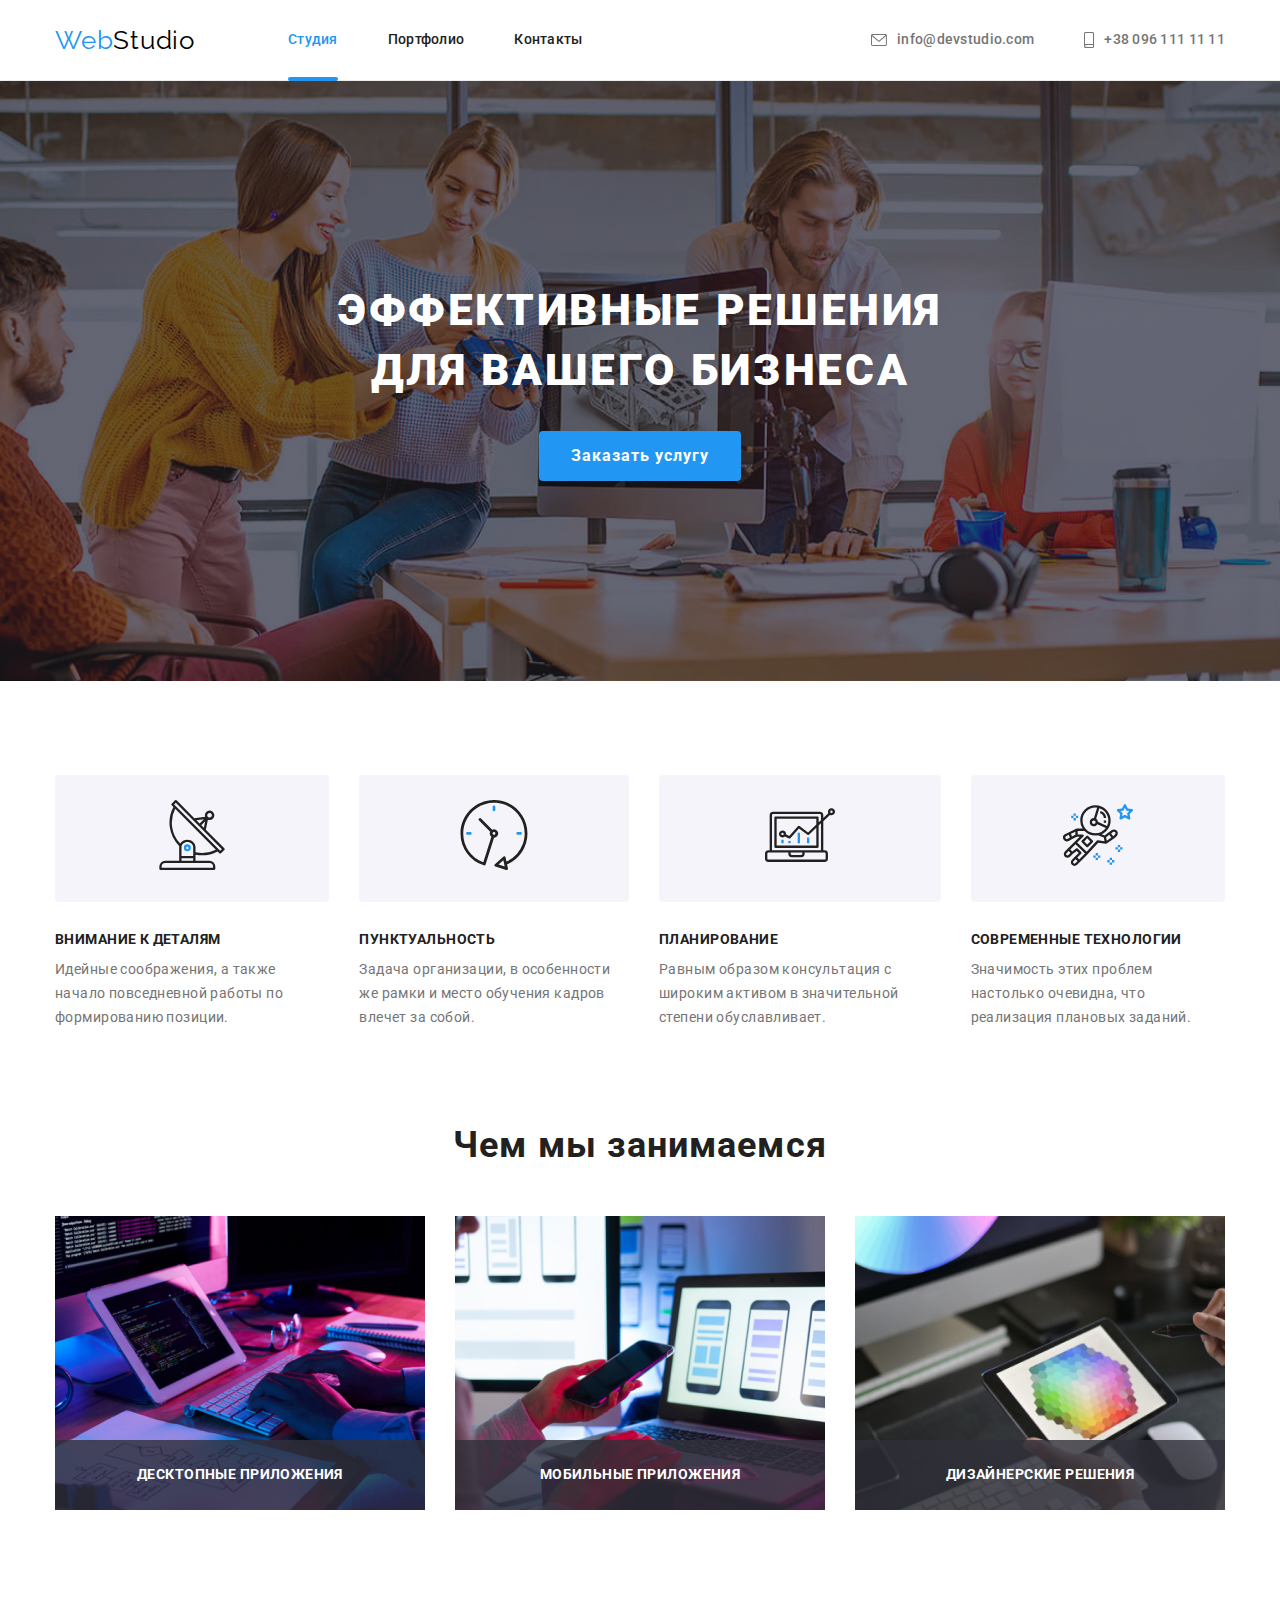
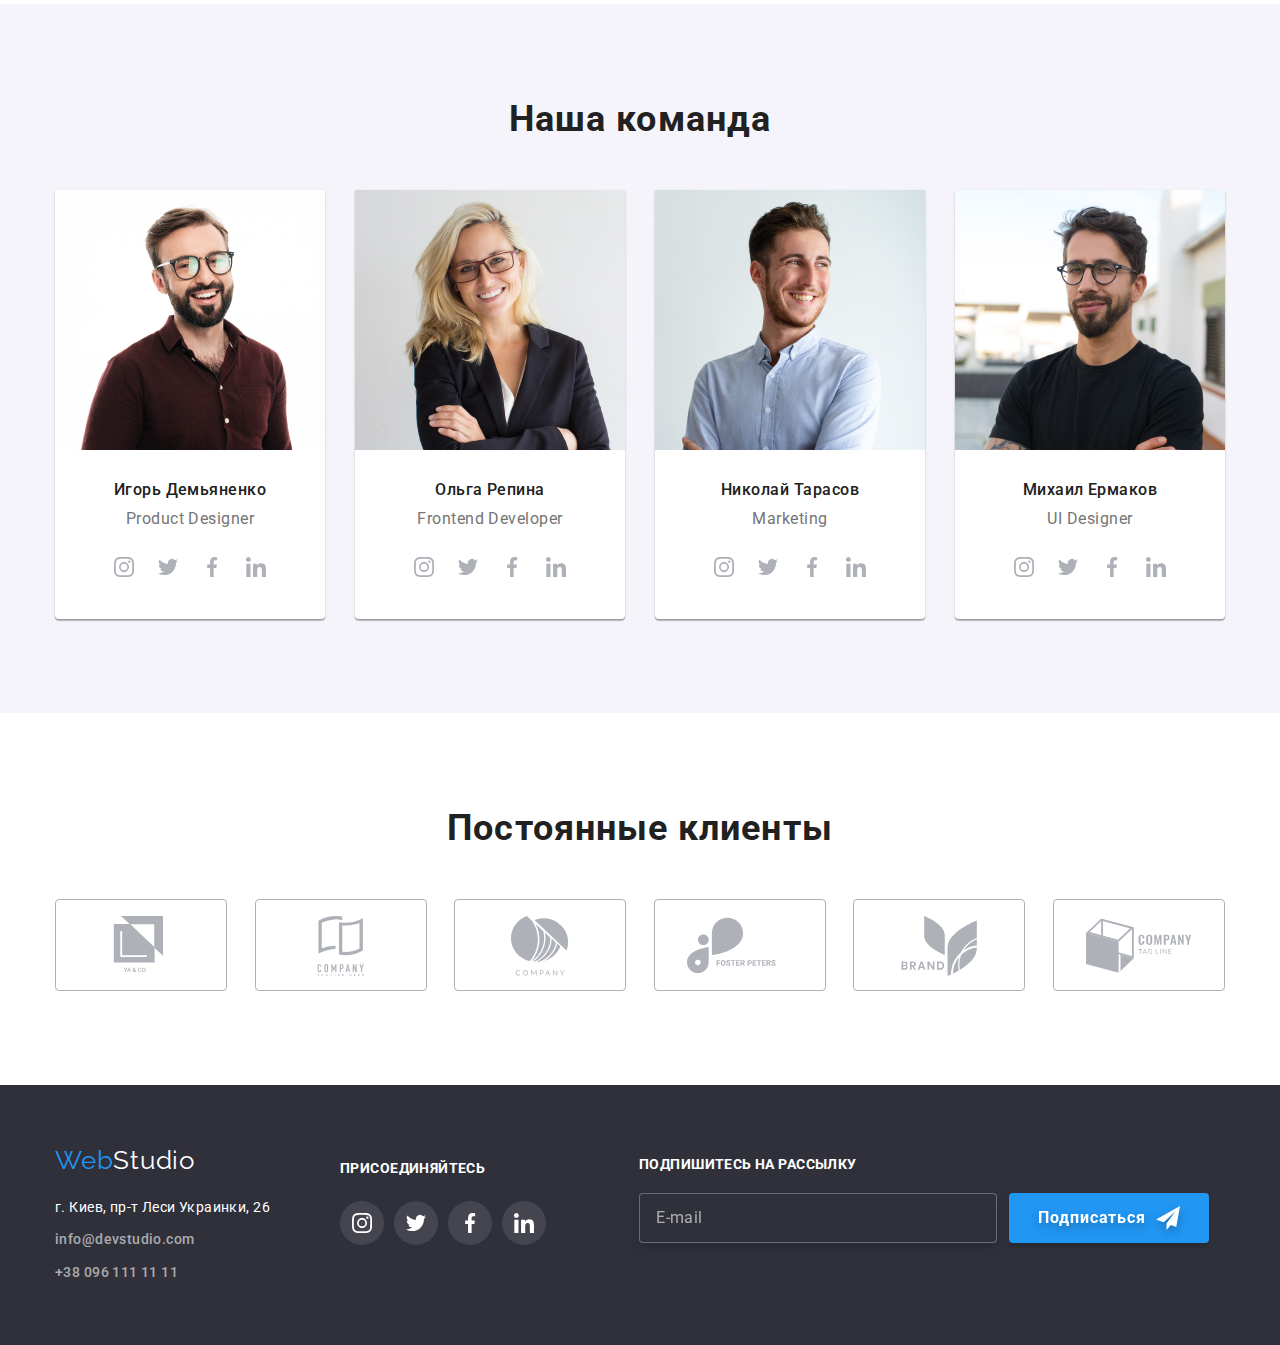
<file: index.html>
<!DOCTYPE html>
<html lang="ru">
  <head>
    <meta charset="UTF-8" />
    <meta http-equiv="X-UA-Compatible" content="IE=edge" />
    <meta name="viewport" content="width=device-width, initial-scale=1.0" />
    <title>WebStudio | Главная</title>
    <link
      href="https://fonts.googleapis.com/css2?family=Raleway:wght@700&family=Roboto:wght@400;500;700;900&display=swap"
      rel="stylesheet"
    />
    <link rel="stylesheet" href="./css/main.min.css" />
  </head>

  <body>
    <!--Шапка сайта-->
    <header class="header">
      <div class="container header__container">
        <nav class="header__nav">
          <a href="./index.html" class="logo">
            Web<span class="logo__span--origin">Studio</span>
          </a>

          <!--Навигация по сайту-->
          <ul class="site-nav">
            <li class="site-nav__item">
              <a
                href="./index.html"
                class="site-nav__link site-nav__link--active"
              >
                Студия
              </a>
            </li>
            <li class="site-nav__item">
              <a href="./portfolio.html" class="site-nav__link">Портфолио</a>
            </li>
            <li class="site-nav__item">
              <a href="#" class="site-nav__link">Контакты</a>
            </li>
          </ul>
        </nav>

        <!--Контакты для связи-->
        <ul class="contacts-list header__contacts-list">
          <li class="contacts-item header__contacts-item">
            <a
              href="mailto:info@devstudio.com"
              class="contacts-link header__contacts-link mail"
            >
              <svg
                class="contacts-icon header__contacts-icon"
                width="16"
                height="12"
              >
                <use href="./images/icons.svg#icon-envelope"></use>
              </svg>
              info@devstudio.com
            </a>
          </li>
          <li class="contacts-item header__contacts-item">
            <a
              href="tel:+380961111111"
              class="contacts-link header__contacts-link phone"
            >
              <svg
                class="contacts-icon header__contacts-icon"
                width="10"
                height="16"
              >
                <use href="./images/icons.svg#icon-smartphone"></use>
              </svg>
              +38 096 111 11 11
            </a>
          </li>
        </ul>
        <button
          type="button"
          class="menu-button menu-button--open js-open-menu"
          aria-expanded="false"
          aria-controls="mobile-menu"
        >
          <svg
            width="40"
            height="40"
            aria-label="Переключатель мобильного меню"
          >
            <use class="icon-menu" href="./images/icons.svg#menu"></use>
          </svg>
        </button>
      </div>
    </header>

    <!--Уникальный контент-->
    <main>
      <!--Герой-->
      <section class="hero overlay">
        <div class="hero__container container">
          <h1 class="hero__title">
            Эффективные решения <br />
            для вашего бизнеса
          </h1>
          <button type="button" class="btn hero__btn" data-modal-open>
            Заказать услугу
          </button>
        </div>
      </section>

      <!--Особенности-->
      <section class="advantage">
        <div class="container">
          <h2 class="advantage__title">Особенности</h2>
          <ul class="advantage-list">
            <li class="advantage-list__item">
              <div class="advantage-list__icon">
                <svg class="antenna-icon" width="70" height="70">
                  <use href="./images/icons.svg#icon-antenna"></use>
                </svg>
              </div>
              <div class="advantage-list__container">
                <h3 class="advantage-list__title">Внимание к деталям</h3>
                <p class="advantage-list__description">
                  Идейные соображения, а также начало повседневной работы по
                  формированию позиции.
                </p>
              </div>
            </li>
            <li class="advantage-list__item">
              <div class="advantage-list__icon">
                <svg class="clock-icon" width="70" height="70">
                  <use href="./images/icons.svg#icon-clock"></use>
                </svg>
              </div>
              <div class="advantage-list__container">
                <h3 class="advantage-list__title">Пунктуальность</h3>
                <p class="advantage-list__description">
                  Задача организации, в особенности же рамки и место обучения
                  кадров влечет за собой.
                </p>
              </div>
            </li>
            <li class="advantage-list__item">
              <div class="advantage-list__icon">
                <svg class="diagram-icon" width="70" height="70">
                  <use href="./images/icons.svg#icon-diagram"></use>
                </svg>
              </div>
              <div class="advantage-list__container">
                <h3 class="advantage-list__title">Планирование</h3>
                <p class="advantage-list__description">
                  Равным образом консультация с широким активом в значительной
                  степени обуславливает.
                </p>
              </div>
            </li>
            <li class="advantage-list__item">
              <div class="advantage-list__icon">
                <svg class="astronaut-icon" width="70" height="70">
                  <use href="./images/icons.svg#icon-astronaut"></use>
                </svg>
              </div>
              <div class="advantage-list__container">
                <h3 class="advantage-list__title">Современные технологии</h3>
                <p class="advantage-list__description">
                  Значимость этих проблем настолько очевидна, что реализация
                  плановых заданий.
                </p>
              </div>
            </li>
          </ul>
        </div>
      </section>

      <!--Чем мы занимаемся-->
      <section class="function">
        <div class="container">
          <h2 class="function__title">Чем мы занимаемся</h2>
          <ul class="function-list">
            <li class="function-list__item">
              <div class="function-list__thumb">
                <picture>
                  <source
                    srcset="
                      ./images/workdesktop-desktop@1x.jpg 1x,
                      ./images/workdesktop-desktop@2x.jpg 2x
                    "
                  />
                  <img
                    src="./images/workdesktop-desktop@1x.jpg"
                    alt="Приложения для персональных компьютеров"
                    width="370"
                  />
                </picture>

                <div class="function-list__overlay">
                  <p class="function-list__lable">Десктопные приложения</p>
                </div>
              </div>
            </li>
            <li class="function-list__item">
              <div class="function-list__thumb">
                <picture>
                  <source
                    srcset="
                      ./images/workapp-desktop@1x.jpg 1x,
                      ./images/workapp-desktop@2x.jpg 2x
                    "
                  />
                  <img
                    src="./images/workapp-desktop@1x.jpg"
                    alt="Приложения для персональных компьютеров"
                    width="370"
                  />
                </picture>

                <div class="function-list__overlay">
                  <p class="function-list__lable">Мобильные приложения</p>
                </div>
              </div>
            </li>
            <li class="function-list__item">
              <div class="function-list__thumb">
                <picture>
                  <source
                    srcset="
                      ./images/workdesign-desktop@1x.jpg 1x,
                      ./images/workdesign-desktop@2x.jpg 2x
                    "
                  />
                  <img
                    src="./images/workdesign.jpg"
                    alt="Приложения для персональных компьютеров"
                    width="370"
                  />
                </picture>

                <div class="function-list__overlay">
                  <p class="function-list__lable">Дизайнерские решения</p>
                </div>
              </div>
            </li>
          </ul>
        </div>
      </section>

      <!--Наша команда-->
      <section class="team">
        <div class="container">
          <h2 class="team__title">Наша команда</h2>
          <ul class="team-list">
            <li class="team-list__card">
              <picture>
                <source
                  srcset="
                    ./images/demyanenko-desktop@1x.jpg 1x,
                    ./images/demyanenko-desktop@2x.jpg 2x
                  "
                  media="(min-width:1200px)"
                />
                <source
                  srcset="
                    ./images/demyanenko-tablet@1x.jpg 1x,
                    ./images/demyanenko-tablet@2x.jpg 2x
                  "
                  media="(min-width:768px)"
                />
                <source
                  srcset="
                    ./images/demyanenko-mobile@1x.jpg 1x,
                    ./images/demyanenko-mobile@2x.jpg 2x
                  "
                  media="(max-width:767px)"
                />
                <img
                  src="./images/demyanenko-desktop@1x.jpg"
                  alt="Игорь Демьяненко"
                />
              </picture>

              <div class="team-list__description">
                <h3 class="team-list__title">Игорь Демьяненко</h3>
                <p class="team-list_subtitle">Product Designer</p>
                <ul class="social-links team-list__social-links">
                  <li>
                    <a href="#" class="social-links__icon team-list__icon">
                      <svg class="instagram-icon" width="44" height="44">
                        <use href="./images/icons.svg#icon-instagram"></use>
                      </svg>
                    </a>
                  </li>
                  <li>
                    <a href="#" class="social-links__icon team-list__icon">
                      <svg class="twiter-icon" width="44" height="44">
                        <use href="./images/icons.svg#icon-twitter"></use>
                      </svg>
                    </a>
                  </li>
                  <li>
                    <a href="#" class="social-links__icon team-list__icon">
                      <svg class="facebook-icon" width="44" height="44">
                        <use href="./images/icons.svg#icon-facebook"></use>
                      </svg>
                    </a>
                  </li>
                  <li>
                    <a href="#" class="social-links__icon team-list__icon">
                      <svg class="linkedin-icon" width="44" height="44">
                        <use href="./images/icons.svg#icon-linkedin"></use>
                      </svg>
                    </a>
                  </li>
                </ul>
              </div>
            </li>
            <li class="team-list__card">
              <picture>
                <source
                  srcset="
                    ./images/repina-desktop@1x.jpg 1x,
                    ./images/repina-desktop@2x.jpg 2x
                  "
                  media="(min-width:1200px)"
                />
                <source
                  srcset="
                    ./images/repina-tablet@1x.jpg 1x,
                    ./images/repina-tablet@2x.jpg 2x
                  "
                  media="(min-width:768px)"
                />
                <source
                  srcset="
                    ./images/repina-mobile@1x.jpg 1x,
                    ./images/repina-mobile@2x.jpg 2x
                  "
                  media="(max-width:767px)"
                />
                <img src="./images/repina-desktop@1x.jpg" alt="Ольга Репина" />
              </picture>

              <div class="team-list__description">
                <h3 class="team-list__title">Ольга Репина</h3>
                <p class="team-list_subtitle">Frontend Developer</p>
                <ul class="social-links team-list__social-links">
                  <li>
                    <a href="#" class="social-links__icon team-list__icon">
                      <svg class="instagram-icon" width="44" height="44">
                        <use href="./images/icons.svg#icon-instagram"></use>
                      </svg>
                    </a>
                  </li>
                  <li>
                    <a href="#" class="social-links__icon team-list__icon">
                      <svg class="twiter-icon" width="44" height="44">
                        <use href="./images/icons.svg#icon-twitter"></use>
                      </svg>
                    </a>
                  </li>
                  <li>
                    <a href="#" class="social-links__icon team-list__icon">
                      <svg class="facebook-icon" width="44" height="44">
                        <use href="./images/icons.svg#icon-facebook"></use>
                      </svg>
                    </a>
                  </li>
                  <li>
                    <a href="#" class="social-links__icon team-list__icon">
                      <svg class="linkedin-icon" width="44" height="44">
                        <use href="./images/icons.svg#icon-linkedin"></use>
                      </svg>
                    </a>
                  </li>
                </ul>
              </div>
            </li>
            <li class="team-list__card">
              <picture>
                <source
                  srcset="
                    ./images/tarasov-desktop@1x.jpg 1x,
                    ./images/tarasov-desktop@2x.jpg 2x
                  "
                  media="(min-width:1200px)"
                />
                <source
                  srcset="
                    ./images/tarasov-tablet@1x.jpg 1x,
                    ./images/tarasov-tablet@2x.jpg 2x
                  "
                  media="(min-width:768px)"
                />
                <source
                  srcset="
                    ./images/tarasov-mobile@1x.jpg 1x,
                    ./images/tarasov-mobile@2x.jpg 2x
                  "
                  media="(max-width:767px)"
                />
                <img
                  src="./images/tarasov-desktop@1x.jpg"
                  alt="Николай Тарасов"
                />
              </picture>

              <div class="team-list__description">
                <h3 class="team-list__title">Николай Тарасов</h3>
                <p class="team-list_subtitle">Marketing</p>
                <ul class="social-links team-list__social-links">
                  <li>
                    <a href="#" class="social-links__icon team-list__icon">
                      <svg class="instagram-icon" width="44" height="44">
                        <use href="./images/icons.svg#icon-instagram"></use>
                      </svg>
                    </a>
                  </li>
                  <li>
                    <a href="#" class="social-links__icon team-list__icon">
                      <svg class="twiter-icon" width="44" height="44">
                        <use href="./images/icons.svg#icon-twitter"></use>
                      </svg>
                    </a>
                  </li>
                  <li>
                    <a href="#" class="social-links__icon team-list__icon">
                      <svg class="facebook-icon" width="44" height="44">
                        <use href="./images/icons.svg#icon-facebook"></use>
                      </svg>
                    </a>
                  </li>
                  <li>
                    <a href="#" class="social-links__icon team-list__icon">
                      <svg class="linkedin-icon" width="44" height="44">
                        <use href="./images/icons.svg#icon-linkedin"></use>
                      </svg>
                    </a>
                  </li>
                </ul>
              </div>
            </li>
            <li class="team-list__card">
              <picture>
                <source
                  srcset="
                    ./images/ermakov-desktop@1x.jpg 1x,
                    ./images/ermakov-desktop@2x.jpg 2x
                  "
                  media="(min-width:1200px)"
                />
                <source
                  srcset="
                    ./images/ermakov-tablet@1x.jpg 1x,
                    ./images/ermakov-tablet@2x.jpg 2x
                  "
                  media="(min-width:768px)"
                />
                <source
                  srcset="
                    ./images/ermakov-mobile@1x.jpg 1x,
                    ./images/ermakov-mobile@2x.jpg 2x
                  "
                  media="(max-width:767px)"
                />
                <img src="./images/ermakov.jpg" alt="Михаил Ермаков" />
              </picture>

              <div class="team-list__description">
                <h3 class="team-list__title">Михаил Ермаков</h3>
                <p class="team-list_subtitle">UI Designer</p>
                <ul class="social-links team-list__social-links">
                  <li>
                    <a href="#" class="social-links__icon team-list__icon">
                      <svg class="instagram-icon" width="44" height="44">
                        <use href="./images/icons.svg#icon-instagram"></use>
                      </svg>
                    </a>
                  </li>
                  <li>
                    <a href="#" class="social-links__icon team-list__icon">
                      <svg class="twiter-icon" width="44" height="44">
                        <use href="./images/icons.svg#icon-twitter"></use>
                      </svg>
                    </a>
                  </li>
                  <li>
                    <a href="#" class="social-links__icon team-list__icon">
                      <svg class="facebook-icon" width="44" height="44">
                        <use href="./images/icons.svg#icon-facebook"></use>
                      </svg>
                    </a>
                  </li>
                  <li>
                    <a href="#" class="social-links__icon team-list__icon">
                      <svg class="linkedin-icon" width="44" height="44">
                        <use href="./images/icons.svg#icon-linkedin"></use>
                      </svg>
                    </a>
                  </li>
                </ul>
              </div>
            </li>
          </ul>
        </div>
      </section>

      <!-- Постоянные клиенты -->
      <section class="clients">
        <div class="container">
          <h2 class="clients__title">Постоянные клиенты</h2>
          <ul class="clients-list">
            <li class="clients-list__item">
              <a href="#" class="clients-list__link">
                <svg class="clients-list__logo" width="106" height="60">
                  <use href="./images/icons.svg#icon-client-1"></use>
                </svg>
              </a>
            </li>
            <li class="clients-list__item">
              <a href="#" class="clients-list__link">
                <svg class="clients-list__logo" width="106" height="60">
                  <use href="./images/icons.svg#icon-client-2"></use>
                </svg>
              </a>
            </li>
            <li class="clients-list__item">
              <a href="#" class="clients-list__link">
                <svg class="clients-list__logo" width="106" height="60">
                  <use href="./images/icons.svg#icon-client-3"></use>
                </svg>
              </a>
            </li>
            <li class="clients-list__item">
              <a href="#" class="clients-list__link">
                <svg class="clients-list__logo" width="106" height="60">
                  <use href="./images/icons.svg#icon-client-4"></use>
                </svg>
              </a>
            </li>
            <li class="clients-list__item">
              <a href="#" class="clients-list__link">
                <svg class="clients-list__logo" width="106" height="60">
                  <use href="./images/icons.svg#icon-client-5"></use>
                </svg>
              </a>
            </li>
            <li class="clients-list__item">
              <a href="#" class="clients-list__link">
                <svg class="clients-list__logo" width="106" height="60">
                  <use href="./images/icons.svg#icon-client-6"></use>
                </svg>
              </a>
            </li>
          </ul>
        </div>
      </section>
    </main>

    <footer class="footer">
      <div class="container footer__container">
        <div class="footer__container--mobile-position">
          <div class="footer-container-contacts">
            <a href="./index.html" class="logo footer__logo"
              >Web<span class="logo__span--reversed">Studio</span></a
            >
            <address class="address">г. Киев, пр-т Леси Украинки, 26</address>
            <ul class="contacts-list footer__contacts-list">
              <li class="contacts-item footer__contacts-item item">
                <a
                  href="mailto:info@devstudio.com"
                  class="contacts-link footer__contacts-link"
                  >info@devstudio.com</a
                >
              </li>
              <li class="item footer__contacts-item">
                <a href="tel:+380961111111" class="link footer__contacts-link"
                  >+38 096 111 11 11</a
                >
              </li>
            </ul>
          </div>
          <div class="footer-container-social-links">
            <h2 class="footer-title-social-links">Присоединяйтесь</h2>
            <ul class="social-links--company footer-icons">
              <li class="social-links__item--company item">
                <a class="social-links__icon--company icon" href="#">
                  <svg width="44" height="44">
                    <use href="./images/icons.svg#icon-instagram"></use>
                  </svg>
                </a>
              </li>
              <li class="social-links__item--company item">
                <a class="social-links__icon--company icon" href="#">
                  <svg width="44" height="44">
                    <use href="./images/icons.svg#icon-twitter"></use>
                  </svg>
                </a>
              </li>
              <li class="social-links__item--company item">
                <a class="social-links__icon--company icon" href="#">
                  <svg width="44" height="44">
                    <use href="./images/icons.svg#icon-facebook"></use>
                  </svg>
                </a>
              </li>
              <li class="social-links__item--company item">
                <a class="social-links__icon--company icon" href="#">
                  <svg width="44" height="44">
                    <use href="./images/icons.svg#icon-linkedin"></use>
                  </svg>
                </a>
              </li>
            </ul>
          </div>
        </div>

        <div class="footer__container-form-subscribe">
          <b class="footer__appeal">Подпишитесь на рассылку</b>
          <form
            action="#"
            class="form-subscribe"
            name="form-subscribe"
            autocomplete="on"
          >
            <label class="form-field">
              <input
                class="form-subscribe__email-form"
                type="email"
                name="email"
                placeholder="E-mail"
                required
              />
            </label>
            <button type="submit" class="btn form-subscribe__btn">
              <span class="form-subscribe__btn--color">Подписаться</span>
              <svg class="form-subscribe__btn-icon" width="24px" height="24px">
                <use href="./images/icons.svg#icon-send"></use>
              </svg>
            </button>
          </form>
        </div>
      </div>
    </footer>

    <!-- =================== МОБИЛЬНОЕ МЕНЮ ===================== -->
    <div class="mobile-menu--container js-menu-container" id="mobile-menu">
      <button class="menu-button menu-button--close js-close-menu">
        <svg width="40" height="40" aria-label="Переключатель мобильного меню">
          <use class="icon-menu" href="./images/icons.svg#cross"></use>
        </svg>
      </button>

      <ul class="mobile-menu__site-nav">
        <li class="mobile-menu__site-nav__item">
          <a
            href="./index.html"
            class="
              mobile-menu__site-nav__link mobile-menu__site-nav__link--active
            "
          >
            Студия
          </a>
        </li>
        <li class="mobile-menu__site-nav__item">
          <a href="./portfolio.html" class="mobile-menu__site-nav__link"
            >Портфолио</a
          >
        </li>
        <li class="mobile-menu__site-nav__item">
          <a href="#" class="mobile-menu__site-nav__link">Контакты</a>
        </li>
      </ul>
      <div>
        <ul class="mobile-menu__contacts-list">
          <li class="mobile-menu__contacts-item">
            <a
              href="tel:+380961111111"
              class="mobile-menu__contacts-link mobile-menu__contacts-link--tel"
            >
              +38 096 111 11 11
            </a>
          </li>
          <li class="mobile-menu__contacts-item">
            <a
              href="mailto:info@devstudio.com"
              class="
                mobile-menu__contacts-link mobile-menu__contacts-link--mail
              "
            >
              info@devstudio.com
            </a>
          </li>
        </ul>
        <ul class="mobile-menu__social-links">
          <li class="mobile-menu__social-links__item">
            <a
              class="mobile-menu__social-links__link"
              href="https://www.instagram.com/"
              target="_blank"
            >
              Instagram
            </a>
          </li>
          <li class="mobile-menu__social-links__item">
            <a
              class="mobile-menu__social-links__link"
              href="https://twitter.com/"
            >
              Twitter
            </a>
          </li>
          <li class="mobile-menu__social-links__item">
            <a
              class="mobile-menu__social-links__link"
              href="https://facebook.com/"
              target="_blank"
            >
              Facebook
            </a>
          </li>
          <li class="mobile-menu__social-links__item">
            <a
              class="mobile-menu__social-links__link"
              href="https://www.linkedin.com"
              target="_blank"
            >
              LinkedIn
            </a>
          </li>
        </ul>
      </div>
    </div>
    <!-- =================== модальное окно ===================== -->
    <div class="backdrop is-hidden" data-modal>
      <div class="modal">
        <form class="modal__form" name="modal-form" autocomplete="off">
          <h3 class="modal__title">Оставьте свои данные, мы вам перезвоним</h3>

          <label class="modal__contact-label">
            <span class="modal__label-name">Имя</span>
            <span class="modal__form-input-wrapper">
              <input
                type="text"
                name="contact-name"
                class="modal__contact-input"
                required
                minlength="2"
              />
              <svg class="modal__contact-icon" width="18" height="18">
                <use href="./images/icons.svg#icon-name"></use>
              </svg>
            </span>
          </label>

          <label class="modal__contact-label">
            <span class="modal__label-name">Телефон</span>
            <span class="modal__form-input-wrapper">
              <input
                type="tel"
                name="contact-tel"
                class="modal__contact-input"
                required
                pattern="[0-9]{3}-[0-9]{3}-[0-9]{2}-[0-9]{2}"
                title="096-111-11-11"
              />
              <svg class="modal__contact-icon" width="18" height="18">
                <use href="./images/icons.svg#icon-phone"></use>
              </svg>
            </span>
          </label>
          <label class="modal__contact-label">
            <span class="modal__label-name">Почта</span>
            <span class="modal__form-input-wrapper">
              <input
                type="email"
                name="contact-mail"
                class="modal__contact-input"
              />
              <svg class="modal__contact-icon" width="18" height="18">
                <use href="./images/icons.svg#icon-email"></use>
              </svg>
            </span>
          </label>
          <label class="contact-textarea">
            <span class="modal__label-name">Коментарий</span>
            <textarea
              name="contact-comment"
              class="modal__contact-comment"
              placeholder="Введите текст"
            ></textarea>
          </label>
          <label class="modal__checkbox-label">
            <input
              type="checkbox"
              name="terms-contract"
              class="modal__checkbox"
              value="accept"
              required
            />
            <span class="modal__icon-check"></span>
            <span class="modal__checkbox-text">
              Соглашаюсь с рассылкой и принимаю
              <a href="#" class="modal__contract-link">Условия договора</a>
            </span>
          </label>
          <button class="modal__submit-btn" type="submit">Отправить</button>
        </form>

        <button type="button" class="modal__btn-close" data-modal-close>
          <svg class="modal__btn-close-icon" width="11px" height="11px">
            <use href="./images/icons.svg#icon-close"></use>
          </svg>
        </button>
      </div>
    </div>
    <script src="./js/mobile-menu.js"></script>
    <script src="./js/modal.js"></script>
  </body>
</html>
</file>
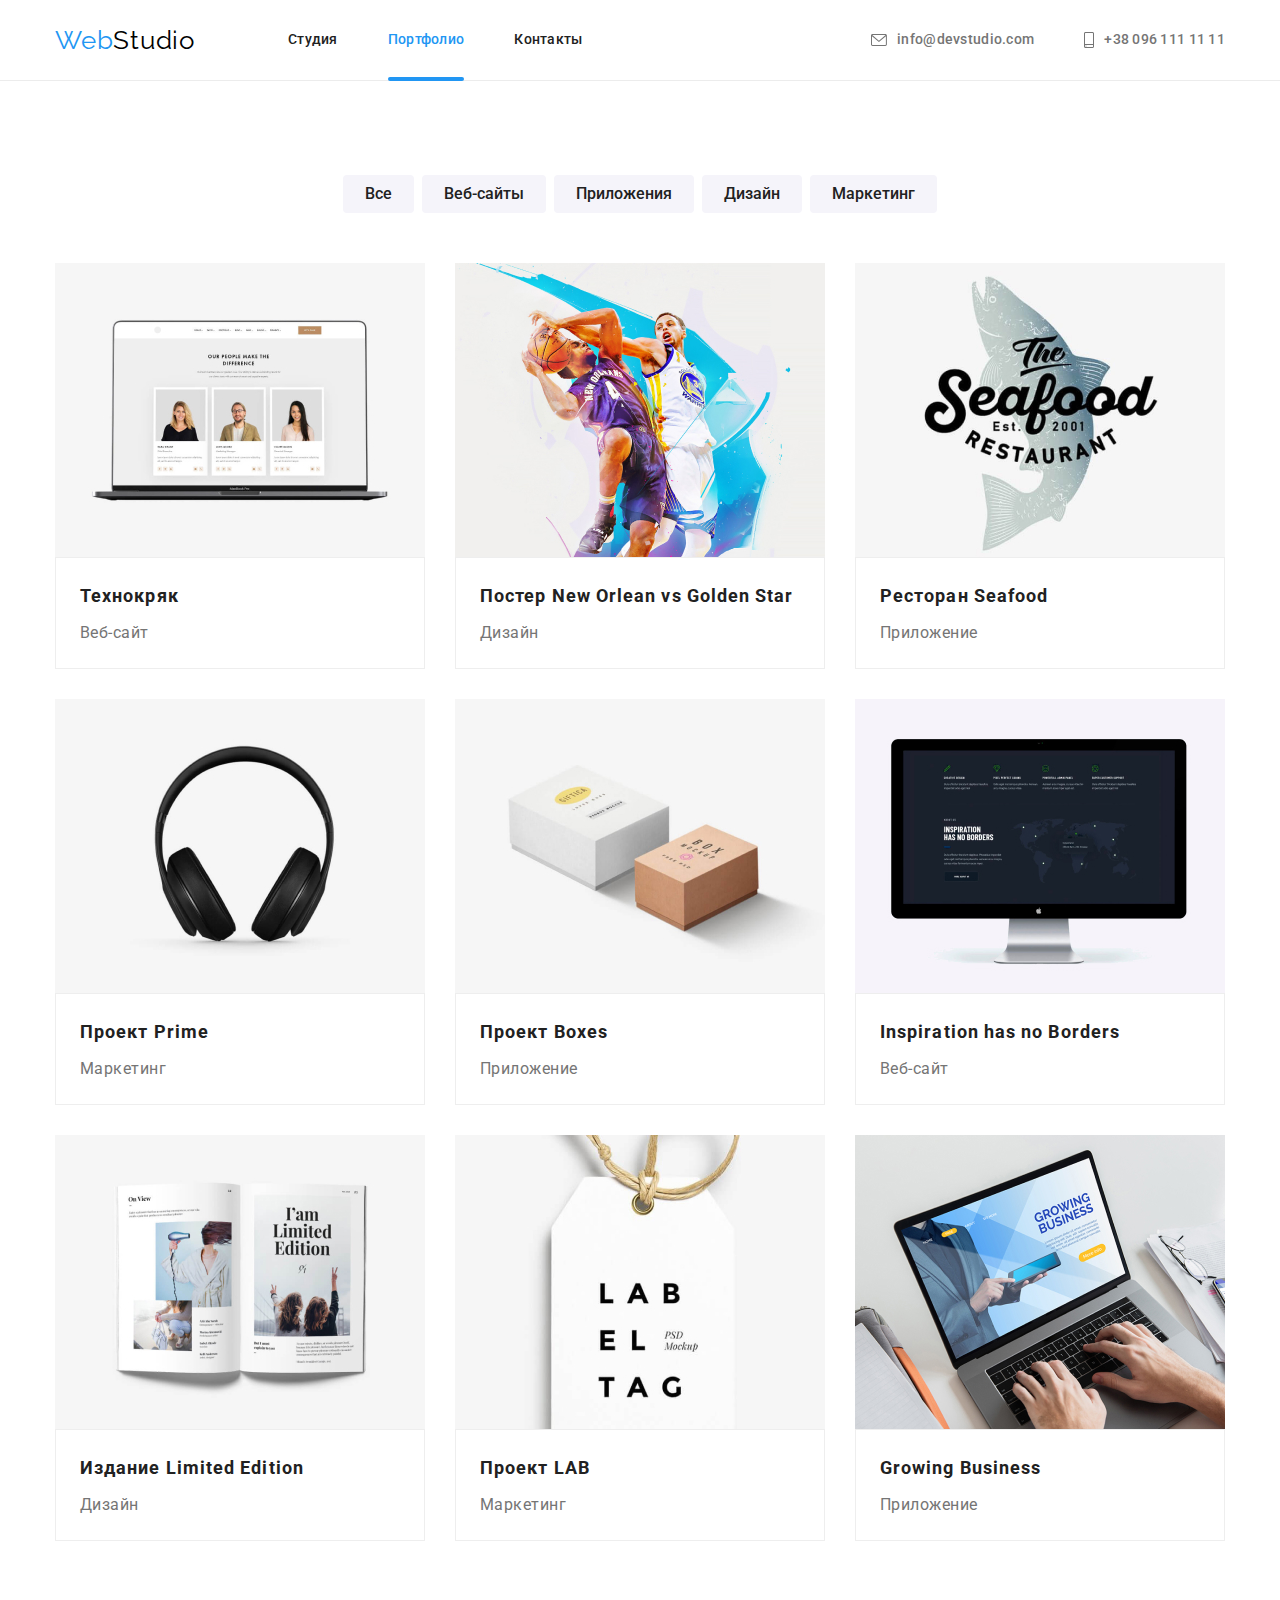
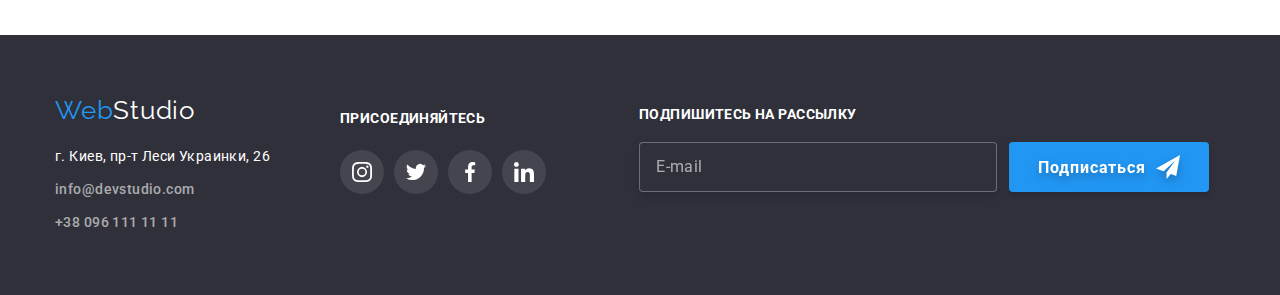
<file: portfolio.html>
<!DOCTYPE html>
<html lang="ru">
  <head>
    <meta charset="UTF-8" />
    <meta http-equiv="X-UA-Compatible" content="IE=edge" />
    <meta name="viewport" content="width=device-width, initial-scale=1.0" />
    <title>WebStudio | Портфолио</title>
    <link
      href="https://fonts.googleapis.com/css2?family=Raleway:wght@700&family=Roboto:wght@400;500;700;900&display=swap"
      rel="stylesheet"
    />
    <link rel="stylesheet" href="./css/main.min.css" />
  </head>

  <body>
    <!--Шапка сайта-->
    <header class="header">
      <div class="container header__container">
        <nav class="header__nav">
          <a href="./index.html" class="logo">
            Web<span class="logo__span--origin">Studio</span>
          </a>

          <!--Навигация по сайту-->
          <ul class="site-nav">
            <li class="site-nav__item">
              <a
                href="./index.html"
                class="site-nav__link"
              >
                Студия
              </a>
            </li>
            <li class="site-nav__item">
              <a href="./portfolio.html" class="site-nav__link site-nav__link--active">Портфолио</a>
            </li>
            <li class="site-nav__item">
              <a href="#" class="site-nav__link">Контакты</a>
            </li>
          </ul>
        </nav>

        <!--Контакты для связи-->
        <ul class="contacts-list header__contacts-list">
          <li class="contacts-item header__contacts-item">
            <a
              href="mailto:info@devstudio.com"
              class="contacts-link header__contacts-link mail"
            >
              <svg
                class="contacts-icon header__contacts-icon"
                width="16"
                height="12"
              >
                <use href="./images/icons.svg#icon-envelope"></use>
              </svg>
              info@devstudio.com
            </a>
          </li>
          <li class="contacts-item header__contacts-item">
            <a
              href="tel:+380961111111"
              class="contacts-link header__contacts-link phone"
            >
              <svg
                class="contacts-icon header__contacts-icon"
                width="10"
                height="16"
              >
                <use href="./images/icons.svg#icon-smartphone"></use>
              </svg>
              +38 096 111 11 11
            </a>
          </li>
        </ul>
        <button
          type="button"
          class="menu-button menu-button--open js-open-menu"
          aria-expanded="false"
          aria-controls="mobile-menu"
        >
          <svg
            width="40"
            height="40"
            aria-label="Переключатель мобильного меню"
          >
            <use class="icon-menu" href="./images/icons.svg#menu"></use>
          </svg>
        </button>
      </div>
    </header>

    <!--Примеры выполнненых -->
    <main>
      <section class="section-projects">
        <div class="container">
          <h1 class="section-projects__title">Проекты WebStudio</h1>

          <!--Кнопки фильтров-->
          <div class="container-projects-filters">
            <ul class="filters-list">
              <li class="filters-list_item item">
                <button type="button" class="filters-list_btn carrent">Все</button>
              </li>
              <li class="filters-list_item item">
                <button type="button" class="filters-list_btn">Веб-сайты</button>
              </li>
              <li class="filters-list_item item">
                <button type="button" class="filters-list_btn">Приложения</button>
              </li>
              <li class="filters-list_item item">
                <button type="button" class="filters-list_btn">Дизайн</button></li>
              <li class="filters-list_item item">
                <button type="button" class="filters-list_btn">Маркетинг</button>
              </li>
            </ul>
          </div>

          <!--Работы-->
          <ul class="card-set list">
            <li class="card-set__item">
                <a href="#" class="card-set__link">
                  <div class="card-set__thumb">
                    <picture>
                      <source
                        srcset="
                          ./images/technocryk-desktop@1x.jpg 1x,
                          ./images/technocryk-desktop@2x.jpg 2x
                        "
                        media="(min-width:1200px)"
                      />
                      <source
                        srcset="
                          ./images/technocryk-tablet@1x.jpg 1x,
                          ./images/technocryk-tablet@2x.jpg 2x
                        "
                        media="(min-width:768px)"
                      />
                      <source
                        srcset="
                          ./images/technocryk-mobile@1x.jpg 1x,
                          ./images/technocryk-mobile@2x.jpg 2x
                        "
                        media="(max-width:767px)"
                      />
                      <img
                        src="./images/technocryk-desktop@1x.jpg"
                        alt="Фото сайта Технокряк"
                      />
                    </picture>
                      
                    <div class="card-set__overlay">
                      <p class="card-set__description-overlay">
                        Технокряк это современная площадка распространения коронавируса. 
                        Компании используют эту платформу для цифрового шпионажа и атак на защищённые сервера конкурентов.
                      </p>
                    </div>
                  </div>
                  <div class="card-set__description">
                    <h2 class="card-set__title">Технокряк</h2>
                    <p class="card-set__subtitle">Веб-сайт</p>
                  </div>
                </a>
            </li>
            <li class="card-set__item">
              <a href="#" class="card-set__link link">
                <div class="card-set__thumb">
                  <picture>
                    <source
                        srcset="
                          ./images/orlean-desktop@1x.jpg 1x,
                          ./images/orlean-desktop@2x.jpg 2x
                        "
                        media="(min-width:1200px)"
                      />
                      <source
                        srcset="
                          ./images/orlean-tablet@1x.jpg 1x,
                          ./images/orlean-tablet@2x.jpg 2x
                        "
                        media="(min-width:768px)"
                      />
                      <source
                        srcset="
                          ./images/orlean-mobile@1x.jpg 1x,
                          ./images/orlean-mobile@2x.jpg 2x
                        "
                        media="(max-width:767px)"
                      />
                    <img
                      src="./imagesorlean-desktop@1x.jpg"
                      alt="Фото постера New Orlean vs Golden Star"
                    />
                  </picture>
                  
                  <div class="card-set__overlay">
                    <p class="card-set__description-overlay">
                      Технокряк это современная площадка распространения коронавируса. 
                      Компании используют эту платформу для цифрового шпионажа и атак на защищённые сервера конкурентов.
                    </p>
                  </div>
                </div>
                <div class="card-set__description">
                  <h2 class="card-set__title">Постер New Orlean vs Golden Star</h2>
                  <p class="card-set__subtitle">Дизайн</p>
                </div>
              </a>
            </li>
            <li class="card-set__item">
              <a href="#" class="card-set__link">
                <div class="card-set__thumb">
                  <picture>
                    <source
                        srcset="
                          ./images/seafood-desktop@1x.jpg 1x,
                          ./images/seafood-desktop@2x.jpg 2x
                        "
                        media="(min-width:1200px)"
                      />
                      <source
                        srcset="
                          ./images/seafood-tablet@1x.jpg 1x,
                          ./images/seafood-tablet@2x.jpg 2x
                        "
                        media="(min-width:768px)"
                      />
                      <source
                        srcset="
                          ./images/seafood-mobile@1x.jpg 1x,
                          ./images/seafood-mobile@2x.jpg 2x
                        "
                        media="(max-width:767px)"
                      />
                    <img
                      src="./images/seafood-desktop@1x.jpg"
                      alt="Логотип приложения ресторана Seafood"
                    />
                  </picture>
                  
                  <div class="card-set__overlay">
                    <p class="card-set__description-overlay">
                      Технокряк это современная площадка распространения коронавируса. 
                      Компании используют эту платформу для цифрового шпионажа и атак на защищённые сервера конкурентов.
                    </p>
                  </div>
                </div>
                <div class="card-set__description">
                  <h2 class="card-set__title">Ресторан Seafood</h2>
                  <p class="card-set__subtitle">Приложение</p>
                </div>
                </a
              >
            </li>
            <li class="card-set__item">
              <a href="#" class="card-set__link">
                <div class="card-set__thumb">
                  <picture>
                    <source
                        srcset="
                          ./images/prime-desktop@1x.jpg 1x,
                          ./images/prime-desktop@2x.jpg 2x
                        "
                        media="(min-width:1200px)"
                      />
                      <source
                        srcset="
                          ./images/prime-tablet@1x.jpg 1x,
                          ./images/prime-tablet@2x.jpg 2x
                        "
                        media="(min-width:768px)"
                      />
                      <source
                        srcset="
                          ./images/prime-mobile@1x.jpg 1x,
                          ./images/prime-mobile@2x.jpg 2x
                        "
                        media="(max-width:767px)"
                      />
                    <img
                      src="./images/prime-desktop@1x.jpg"
                      alt="Логотип проекта Prime"
                    />
                  </picture>
                  
                  <div class="card-set__overlay">
                    <p class="card-set__description-overlay">
                      Технокряк это современная площадка распространения коронавируса. 
                      Компании используют эту платформу для цифрового шпионажа и атак на защищённые сервера конкурентов.
                    </p>
                  </div>
                </div>
                <div class="card-set__description">
                  <h2 class="card-set__title">Проект Prime</h2>
                  <p class="card-set__subtitle">Маркетинг</p>
                </div>
                </a
              >
            </li>
            <li class="card-set__item">
              <a href="#" class="card-set__link">
                <div class="card-set__thumb">
                  <picture>
                    <source
                        srcset="
                          ./images/boxes-desktop@1x.jpg 1x,
                          ./images/boxes-desktop@2x.jpg 2x
                        "
                        media="(min-width:1200px)"
                      />
                      <source
                        srcset="
                          ./images/boxes-tablet@1x.jpg 1x,
                          ./images/boxes-tablet@2x.jpg 2x
                        "
                        media="(min-width:768px)"
                      />
                      <source
                        srcset="
                          ./images/boxes-mobile@1x.jpg 1x,
                          ./images/boxes-mobile@2x.jpg 2x
                        "
                        media="(max-width:767px)"
                      />
                    <img
                      src="./images/boxes-desktop@1x.jpg"
                      alt="Логотип проекта Boxes"
                    />
                  </picture>
                  
                  <div class="card-set__overlay">
                    <p class="card-set__description-overlay">
                      Технокряк это современная площадка распространения коронавируса. 
                      Компании используют эту платформу для цифрового шпионажа и атак на защищённые сервера конкурентов.
                    </p>
                  </div>
                </div>
                <div class="card-set__description">
                  <h2 class="card-set__title">Проект Boxes</h2>
                  <p class="card-set__subtitle">Приложение</p>
                </div>
                </a
              >
            </li>
            <li class="card-set__item">
              <a href="#" class="card-set__link">
                <div class="card-set__thumb">
                  <picture>
                    <source
                        srcset="
                          ./images/inspiration-desktop@1x.jpg 1x,
                          ./images/inspiration-desktop@2x.jpg 2x
                        "
                        media="(min-width:1200px)"
                      />
                      <source
                        srcset="
                          ./images/inspiration-tablet@1x.jpg 1x,
                          ./images/inspiration-tablet@2x.jpg 2x
                        "
                        media="(min-width:768px)"
                      />
                      <source
                        srcset="
                          ./images/inspiration-mobile@1x.jpg 1x,
                          ./images/inspiration-mobile@2x.jpg 2x
                        "
                        media="(max-width:767px)"
                      />
                    <img
                      src="./images/inspiration-desktop@1x.jpg"
                      alt="Фото сайта Inspiration has no Borders"
                    />
                  </picture>
                  
                  <div class="card-set__overlay">
                    <p class="card-set__description-overlay">
                      Технокряк это современная площадка распространения коронавируса. 
                      Компании используют эту платформу для цифрового шпионажа и атак на защищённые сервера конкурентов.
                    </p>
                  </div>
                </div>
                <div class="card-set__description">
                  <h2 class="card-set__title">Inspiration has no Borders</h2>
                  <p class="card-set__subtitle">Веб-сайт</p>
                </div>
              </a>
            </li>
            <li class="card-set__item">
              <a href="#" class="card-set__link">
                <div class="card-set__thumb">
                  <picture>
                    <source
                        srcset="
                          ./images/limited-desktop@1x.jpg 1x,
                          ./images/limited-desktop@2x.jpg 2x
                        "
                        media="(min-width:1200px)"
                      />
                      <source
                        srcset="
                          ./images/limited-tablet@1x.jpg 1x,
                          ./images/limited-tablet@2x.jpg 2x
                        "
                        media="(min-width:768px)"
                      />
                      <source
                        srcset="
                          ./images/limited-mobile@1x.jpg 1x,
                          ./images/limited-mobile@2x.jpg 2x
                        "
                        media="(max-width:767px)"
                      />
                    <img
                      src="./images/limited-desktop@1x.jpg"
                      alt="Фото дизайна издания Limited Edition"
                    />
                  </picture>
                  
                  <div class="card-set__overlay">
                    <p class="card-set__description-overlay">
                      Технокряк это современная площадка распространения коронавируса. 
                      Компании используют эту платформу для цифрового шпионажа и атак на защищённые сервера конкурентов.
                    </p>
                  </div>
                </div>
                <div class="card-set__description">
                  <h2 class="card-set__title">Издание Limited Edition</h2>
                  <p class="card-set__subtitle">Дизайн</p>
                </div>
                </a
              >
            </li>
            <li class="card-set__item">
              <a href="#" class="card-set__link">
                <div class="card-set__thumb">
                  <picture>
                    <source
                        srcset="
                          ./images/lab-desktop@1x.jpg 1x,
                          ./images/lab-desktop@2x.jpg 2x
                        "
                        media="(min-width:1200px)"
                      />
                      <source
                        srcset="
                          ./images/lab-tablet@1x.jpg 1x,
                          ./images/lab-tablet@2x.jpg 2x
                        "
                        media="(min-width:768px)"
                      />
                      <source
                        srcset="
                          ./images/lab-mobile@1x.jpg 1x,
                          ./images/lab-mobile@2x.jpg 2x
                        "
                        media="(max-width:767px)"
                      />
                    <img
                      src="./images/lab-desktop@1x.jpg"
                      alt="Фото проекта LAB"
                    />
                  </picture>
                  
                  <div class="card-set__overlay">
                    <p class="card-set__description-overlay">
                      Технокряк это современная площадка распространения коронавируса. 
                      Компании используют эту платформу для цифрового шпионажа и атак на защищённые сервера конкурентов.
                    </p>
                  </div>
                </div>
                <div class="card-set__description">
                  <h2 class="card-set__title">Проект LAB</h2>
                  <p class="card-set__subtitle">Маркетинг</p>
              </div>
                </a
              >
            </li>
            <li class="card-set__item">
              <a href="#" class="card-set__link">
                <div class="card-set__thumb">
                  <picture>
                    <source
                        srcset="
                          ./images/growing-desktop@1x.jpg 1x,
                          ./images/growing-desktop@2x.jpg 2x
                        "
                        media="(min-width:1200px)"
                      />
                      <source
                        srcset="
                          ./images/growing-tablet@1x.jpg 1x,
                          ./images/growing-tablet@2x.jpg 2x
                        "
                        media="(min-width:768px)"
                      />
                      <source
                        srcset="
                          ./images/growing-mobile@1x.jpg 1x,
                          ./images/growing-mobile@2x.jpg 2x
                        "
                        media="(max-width:767px)"
                      />
                    <img
                      src="./images/growing-desktop@1x.jpg"
                      alt="Фото приложения Growing Business"
                    />
                  </picture>
                  
                  <div class="card-set__overlay">
                    <p class="card-set__description-overlay">
                      Технокряк это современная площадка распространения коронавируса. 
                      Компании используют эту платформу для цифрового шпионажа и атак на защищённые сервера конкурентов.
                    </p>
                  </div>
                </div>
                <div class="card-set__description">
                  <h2 class="card-set__title">Growing Business</h2>
                  <p class="card-set__subtitle">Приложение</p>
                </div>
                </a
              >
            </li>
          </ul>
        </div>
      </div>
      </section>
    </main>
    
    <footer class="footer">
      <div class="container footer__container">
        <div class="footer__container--mobile-position">
          <div class="footer-container-contacts">
            <a href="./index.html" class="logo footer__logo"
              >Web<span class="logo__span--reversed">Studio</span></a
            >
            <address class="address">г. Киев, пр-т Леси Украинки, 26</address>
            <ul class="contacts-list footer__contacts-list">
              <li class="contacts-item footer__contacts-item item">
                <a
                  href="mailto:info@devstudio.com"
                  class="contacts-link footer__contacts-link"
                  >info@devstudio.com</a
                >
              </li>
              <li class="item footer__contacts-item">
                <a href="tel:+380961111111" class="link footer__contacts-link"
                  >+38 096 111 11 11</a
                >
              </li>
            </ul>
          </div>
          <div class="footer-container-social-links">
            <h2 class="footer-title-social-links">Присоединяйтесь</h2>
            <ul class="social-links--company footer-icons">
              <li class="social-links__item--company item">
                <a class="social-links__icon--company icon" href="#">
                  <svg width="44" height="44">
                    <use href="./images/icons.svg#icon-instagram"></use>
                  </svg>
                </a>
              </li>
              <li class="social-links__item--company item">
                <a class="social-links__icon--company icon" href="#">
                  <svg width="44" height="44">
                    <use href="./images/icons.svg#icon-twitter"></use>
                  </svg>
                </a>
              </li>
              <li class="social-links__item--company item">
                <a class="social-links__icon--company icon" href="#">
                  <svg width="44" height="44">
                    <use href="./images/icons.svg#icon-facebook"></use>
                  </svg>
                </a>
              </li>
              <li class="social-links__item--company item">
                <a class="social-links__icon--company icon" href="#">
                  <svg width="44" height="44">
                    <use href="./images/icons.svg#icon-linkedin"></use>
                  </svg>
                </a>
              </li>
            </ul>
          </div>
        </div>

        <div class="footer__container-form-subscribe">
          <b class="footer__appeal">Подпишитесь на рассылку</b>
          <form
            action="#"
            class="form-subscribe"
            name="form-subscribe"
            autocomplete="on"
          >
            <label class="form-field">
              <input
                class="form-subscribe__email-form"
                type="email"
                name="email"
                placeholder="E-mail"
                required
              />
            </label>
            <button type="submit" class="btn form-subscribe__btn">
              <span class="form-subscribe__btn--color">Подписаться</span>
              <svg class="form-subscribe__btn-icon" width="24px" height="24px">
                <use href="./images/icons.svg#icon-send"></use>
              </svg>
            </button>
          </form>
        </div>
      </div>
    </footer>
    <!-- =================== МОБИЛЬНОЕ МЕНЮ ===================== -->
    <div class="mobile-menu--container js-menu-container" id="mobile-menu">
      <button class="menu-button menu-button--close js-close-menu">
        <svg width="40" height="40" aria-label="Переключатель мобильного меню">
          <use class="icon-menu" href="./images/icons.svg#cross"></use>
        </svg>
      </button>

      <ul class="mobile-menu__site-nav">
        <li class="mobile-menu__site-nav__item">
          <a
            href="./index.html"
            class="
              mobile-menu__site-nav__link mobile-menu__site-nav__link--active
            "
          >
            Студия
          </a>
        </li>
        <li class="mobile-menu__site-nav__item">
          <a href="./portfolio.html" class="mobile-menu__site-nav__link"
            >Портфолио</a
          >
        </li>
        <li class="mobile-menu__site-nav__item">
          <a href="#" class="mobile-menu__site-nav__link">Контакты</a>
        </li>
      </ul>
     <div>
        <ul class="mobile-menu__contacts-list">
          <li class="mobile-menu__contacts-item">
            <a
              href="tel:+380961111111"
              class="mobile-menu__contacts-link mobile-menu__contacts-link--tel"
            >
              +38 096 111 11 11
            </a>
          </li>
          <li class="mobile-menu__contacts-item">
            <a
              href="mailto:info@devstudio.com"
              class="
                mobile-menu__contacts-link mobile-menu__contacts-link--mail
              "
            >
              info@devstudio.com
            </a>
          </li>
        </ul>
        <ul class="mobile-menu__social-links">
          <li class="mobile-menu__social-links__item">
            <a
              class="mobile-menu__social-links__link"
              href="https://www.instagram.com/"
              target="_blank"
            >
              Instagram
            </a>
          </li>
          <li class="mobile-menu__social-links__item">
            <a
              class="mobile-menu__social-links__link"
              href="https://twitter.com/"
            >
              Twitter
            </a>
          </li>
          <li class="mobile-menu__social-links__item">
            <a
              class="mobile-menu__social-links__link"
              href="https://facebook.com/"
              target="_blank"
            >
              Facebook
            </a>
          </li>
          <li class="mobile-menu__social-links__item">
            <a
              class="mobile-menu__social-links__link"
              href="https://www.linkedin.com"
              target="_blank"
            >
              LinkedIn
            </a>
          </li>
        </ul>
      </div>
    </div>
    <script src="./js/mobile-menu.js"></script>
  </body>
</html>
</file>
<file: css/main.min.css>
/*! modern-normalize v1.1.0 | MIT License | https://github.com/sindresorhus/modern-normalize */*,::before,::after{-webkit-box-sizing:border-box;box-sizing:border-box}html{line-height:1.15;-webkit-text-size-adjust:100%;-moz-tab-size:4;-o-tab-size:4;tab-size:4}body{margin:0;font-family:system-ui,-apple-system,"Segoe UI",Roboto,Helvetica,Arial,sans-serif,"Apple Color Emoji","Segoe UI Emoji"}hr{height:0;color:inherit}abbr[title]{-webkit-text-decoration:underline dotted;text-decoration:underline dotted}b,strong{font-weight:bolder}code,kbd,samp,pre{font-family:ui-monospace, SFMono-Regular, Consolas, "Liberation Mono", Menlo, monospace;font-size:1em}small{font-size:80%}sub,sup{font-size:75%;line-height:0;position:relative;vertical-align:baseline}sub{bottom:-0.25em}sup{top:-0.5em}table{text-indent:0;border-color:inherit}button,input,optgroup,select,textarea{font-family:inherit;font-size:100%;line-height:1.15;margin:0}button,select{text-transform:none}button,[type="button"],[type="reset"],[type="submit"]{-webkit-appearance:button}::-moz-focus-inner{border-style:none;padding:0}:-moz-focusring{outline:1px dotted ButtonText}:-moz-ui-invalid{box-shadow:none}legend{padding:0}progress{vertical-align:baseline}::-webkit-inner-spin-button,::-webkit-outer-spin-button{height:auto}[type="search"]{-webkit-appearance:textfield;outline-offset:-2px}::-webkit-search-decoration{-webkit-appearance:none}::-webkit-file-upload-button{-webkit-appearance:button;font:inherit}summary{display:list-item}body{background-color:#ffffff;color:#212121;font-family:Roboto,sans-serif;letter-spacing:-0.015em;font-size:14px;line-height:1.71}ul{margin:0px;list-style:none}h1,h2,h3,h4,h5,h6,p{margin:0}img{display:block;max-width:100%;height:auto}a{text-decoration:none}.container{margin-left:auto;margin-right:auto;padding-left:15px;padding-right:15px}@media screen and (min-width: 480px){.container{width:480px}}@media screen and (min-width: 768px){.container{width:768px}}@media screen and (min-width: 1200px){.container{width:1200px}}.logo{display:block;color:#2196f3;font-family:Raleway,sans-serif;font-size:24px;line-height:1.16;letter-spacing:0.03em}.logo__span--origin{color:#000000}.logo__span--reversed{color:#fff}@media screen and (min-width: 1200px){.logo{font-size:26px;line-height:1.19}}@media screen and (max-width: 1199px){.logo{padding-top:16px;padding-bottom:16px}}.menu-button{display:inline-block;margin:0;margin-left:auto;padding:0;border:none;background-color:transparent;cursor:pointer;-webkit-transition:fill 250ms cubic-bezier(0.4, 0, 0.2, 1);transition:fill 250ms cubic-bezier(0.4, 0, 0.2, 1)}@media screen and (min-width: 768px){.menu-button{display:none}}.menu-button--close{position:absolute;top:10px;right:15px;fill:#212121}.menu-button:hover,.menu-button:focus{fill:#2196f3}.mobile-menu--container{display:-webkit-box;display:-ms-flexbox;display:flex;-webkit-box-orient:vertical;-webkit-box-direction:normal;-ms-flex-direction:column;flex-direction:column;-webkit-box-pack:justify;-ms-flex-pack:justify;justify-content:space-between;-webkit-box-align:center;-ms-flex-align:center;align-items:center;position:fixed;top:0;left:0;width:100vw;height:100vh;padding-top:48px;padding-bottom:48px;background-color:#ffffff;-webkit-transform:translateX(100%);transform:translateX(100%);-webkit-transition:-webkit-transform 250ms cubic-bezier(0.4, 0, 0.2, 1);transition:-webkit-transform 250ms cubic-bezier(0.4, 0, 0.2, 1);transition:transform 250ms cubic-bezier(0.4, 0, 0.2, 1);transition:transform 250ms cubic-bezier(0.4, 0, 0.2, 1), -webkit-transform 250ms cubic-bezier(0.4, 0, 0.2, 1)}.mobile-menu--container.is-open{-webkit-transform:translateX(0);transform:translateX(0)}.mobile-menu__site-nav,.mobile-menu__contacts-list,.mobile-menu__social-links{padding-left:0;text-align:center}.mobile-menu__site-nav__item:not(:last-child){margin-bottom:32px}.mobile-menu__site-nav__link{font-weight:500;font-size:40px;line-height:1.17;letter-spacing:0.02em;color:#212121}.mobile-menu__site-nav__link:hover,.mobile-menu__site-nav__link:focus{color:#2196f3}.mobile-menu__contacts-item:not(:first-child){margin-top:32px;margin-bottom:64px}.mobile-menu__contacts-link--tel{font-weight:500;font-size:34px;line-height:1.18;letter-spacing:0.02em;color:#2196f3}.mobile-menu__contacts-link--mail{font-weight:500;font-size:24px;line-height:28px;letter-spacing:0.02em;color:#757575}.mobile-menu__contacts-link--mail:hover,.mobile-menu__contacts-link--mail:focus{color:#2196f3}.mobile-menu__social-links{display:-webkit-box;display:-ms-flexbox;display:flex}.mobile-menu__social-links__item:not(:last-child){border-right:1px solid rgba(33,33,33,0.2);padding-right:5px}.mobile-menu__social-links__item:not(:first-child){padding-left:5px}.mobile-menu__social-links__link{font-weight:500;font-size:18px;line-height:1.22;letter-spacing:0.02em;color:#2196f3}.header{border-bottom:1px solid #ececec;margin:auto}.header__container{display:-webkit-box;display:-ms-flexbox;display:flex;-webkit-box-align:center;-ms-flex-align:center;align-items:center}.header__nav{display:-webkit-box;display:-ms-flexbox;display:flex;-webkit-box-align:center;-ms-flex-align:center;align-items:center}.header__contacts-list{margin-left:auto;padding-left:0px}@media screen and (max-width: 767px){.header__contacts-list{display:none}}@media screen and (min-width: 1200px){.header__contacts-list{display:-webkit-box;display:-ms-flexbox;display:flex}}@media screen and (min-width: 1200px){.header__contacts-item:not(:first-child){margin-left:50px}}.header__contacts-icon{background-size:contain;fill:currentColor;margin-right:10px}.header__contacts-link:hover,.header__contacts-link:focus{color:#2196f3;fill:#2196f3}.header__contacts-link{display:-webkit-box;display:-ms-flexbox;display:flex;color:#757575;font-weight:500;line-height:1.14;letter-spacing:0.02em;text-decoration:none;-webkit-transition:color 250ms cubic-bezier(0.4, 0, 0.2, 1),fill 250ms cubic-bezier(0.4, 0, 0.2, 1);transition:color 250ms cubic-bezier(0.4, 0, 0.2, 1),fill 250ms cubic-bezier(0.4, 0, 0.2, 1);-webkit-box-align:center;-ms-flex-align:center;align-items:center}@media screen and (max-width: 1199px){.header__contacts-item:first-child{margin-bottom:10px}}.site-nav{display:none;-webkit-box-align:center;-ms-flex-align:center;align-items:center;margin-left:93px;margin-top:0px;margin-bottom:0px;padding-left:0px}@media screen and (min-width: 768px){.site-nav{display:-webkit-box;display:-ms-flexbox;display:flex}}.site-nav__item:not(:first-child){margin-left:50px}.site-nav__link{display:block;color:#212121;padding-top:32px;padding-bottom:32px;font-weight:500;line-height:1.14;letter-spacing:0.02em;text-decoration:none;-webkit-transition:color 250ms cubic-bezier(0.4, 0, 0.2, 1),fill 250ms cubic-bezier(0.4, 0, 0.2, 1);transition:color 250ms cubic-bezier(0.4, 0, 0.2, 1),fill 250ms cubic-bezier(0.4, 0, 0.2, 1)}.site-nav__link:hover,.site-nav__link:focus{color:#2196f3;fill:#2196f3}.site-nav__link--active{position:relative;color:#2196f3}.site-nav__link--active::after{content:"";position:absolute;left:0;bottom:-1px;display:block;width:100%;height:4px;border-radius:2px;background-color:#2196f3}.hero{text-align:center;margin-left:auto;margin-right:auto;background-image:-webkit-gradient(linear, left top, right top, from(rgba(47,48,58,0.4)), to(rgba(47,48,58,0.4))),url("../images/bg-hero-mobile@1x.jpg");background-image:linear-gradient(to right, rgba(47,48,58,0.4), rgba(47,48,58,0.4)),url("../images/bg-hero-mobile@1x.jpg");background-repeat:no-repeat;background-position:center;background-size:cover}@media screen and (min-device-pixel-ratio: 2), screen and (-webkit-min-device-pixel-ratio: 2), screen and (min-resolution: 192dpi), screen and (min-resolution: 2dppx){.hero{background-image:-webkit-gradient(linear, left top, left bottom, from(rgba(47,48,58,0.4)), to(rgba(47,48,58,0.4))),url("../images/bg-hero-mobile@2x.jpg");background-image:linear-gradient(rgba(47,48,58,0.4), rgba(47,48,58,0.4)),url("../images/bg-hero-mobile@2x.jpg")}}@media screen and (min-width: 768px){.hero{background-image:-webkit-gradient(linear, left top, left bottom, from(rgba(47,48,58,0.4)), to(rgba(47,48,58,0.4))),url("../images/bg-hero-tablet@1x.jpg");background-image:linear-gradient(rgba(47,48,58,0.4), rgba(47,48,58,0.4)),url("../images/bg-hero-tablet@1x.jpg")}}@media screen and (min-device-pixel-ratio: 2), screen and (-webkit-min-device-pixel-ratio: 2), screen and (min-resolution: 192dpi), screen and (min-resolution: 2dppx){.hero{background-image:-webkit-gradient(linear, left top, left bottom, from(rgba(47,48,58,0.4)), to(rgba(47,48,58,0.4))),url("../images/bg-hero-tablet@2x.jpg");background-image:linear-gradient(rgba(47,48,58,0.4), rgba(47,48,58,0.4)),url("../images/bg-hero-tablet@2x.jpg")}}@media screen and (min-width: 1200px){.hero{background-image:-webkit-gradient(linear, left top, left bottom, from(rgba(47,48,58,0.4)), to(rgba(47,48,58,0.4))),url("../images/bg-hero-desktop@1x.jpg");background-image:linear-gradient(rgba(47,48,58,0.4), rgba(47,48,58,0.4)),url("../images/bg-hero-desktop@1x.jpg")}}@media screen and (min-device-pixel-ratio: 2), screen and (-webkit-min-device-pixel-ratio: 2), screen and (min-resolution: 192dpi), screen and (min-resolution: 2dppx){.hero{background-image:-webkit-gradient(linear, left top, left bottom, from(rgba(47,48,58,0.4)), to(rgba(47,48,58,0.4))),url("../images/bg-hero-desktop@2x.jpg");background-image:linear-gradient(rgba(47,48,58,0.4), rgba(47,48,58,0.4)),url("../images/bg-hero-desktop@2x.jpg")}}.hero__container{padding:118px 15px}@media screen and (min-width: 1200px){.hero__container{padding:200px 15px}}.hero__title{margin-top:0px;margin-bottom:30px;color:#fff;text-transform:uppercase;font-weight:900;font-size:26px;line-height:1.61;letter-spacing:0.06em;text-align:center;letter-spacing:0.06em}@media screen and (min-width: 1200px){.hero__title{font-size:44px;line-height:1.36}}.hero__btn{display:inline-block;border:none;border-radius:4px;padding:10px 32px;min-width:130px;background-color:#2196f3;color:#fff;-webkit-box-shadow:0px 4px 4px rgba(0,0,0,0.15);box-shadow:0px 4px 4px rgba(0,0,0,0.15);font-family:Roboto,sans-serif;font-weight:700;font-size:16px;line-height:1.87;letter-spacing:0.06em;cursor:pointer;-webkit-transition:background 250ms cubic-bezier(0.4, 0, 0.2, 1);transition:background 250ms cubic-bezier(0.4, 0, 0.2, 1)}.hero__btn:hover,.hero__btn:focus{background:#188ce8}.advantage{padding-top:60px;padding-bottom:60px}.advantage__title{display:none}@media screen and (min-width: 1200px){.advantage{padding-top:94px;padding-bottom:94px}}.advantage-list{padding-left:0px}@media screen and (min-width: 768px){.advantage-list{display:-webkit-box;display:-ms-flexbox;display:flex}}@media screen and (min-width: 768px) and (max-width: 1199px){.advantage-list{-ms-flex-wrap:wrap;flex-wrap:wrap}}@media screen and (max-width: 767px){.advantage-list__item:not(:last-child){margin-bottom:30px}}@media screen and (min-width: 768px) and (max-width: 1199px){.advantage-list__item:nth-child(-n+2){margin-bottom:30px}}@media screen and (min-width: 768px) and (max-width: 1199px){.advantage-list__item{width:calc((100% - 30px) / 2);margin-right:30px}}@media screen and (min-width: 1200px){.advantage-list__item{width:calc((100%-90) / 4)}}@media screen and (min-width: 768px) and (max-width: 1199px){.advantage-list__item:nth-child(2n){margin-right:0}}@media screen and (min-width: 1200px){.advantage-list__item:not(:last-child){margin-right:30px}}.advantage-list__title{margin-bottom:10px;text-transform:uppercase;font-size:14px;line-height:1.14;letter-spacing:0.03em}@media screen and (max-width: 767px){.advantage-list__title{text-align:center}}.advantage-list__description{color:#757575;font-weight:400;line-height:1.71;letter-spacing:0.03em}.advantage-list__icon{background-color:#f5f4fa;padding-top:25px;padding-bottom:25px;border-radius:4px;text-align:center}.advantage-list__container{padding-top:30px}.function{padding-bottom:94px}@media screen and (max-width: 1199px){.function{display:none}}.function__title{margin-bottom:50px;font-size:36px;text-align:center;line-height:1.17;letter-spacing:0.03em}.function-list{display:-webkit-box;display:-ms-flexbox;display:flex;-webkit-box-pack:justify;-ms-flex-pack:justify;justify-content:space-between;padding-left:0px}.function-list__thumb{position:relative}.function-list__overlay{position:absolute;bottom:0;left:0;width:100%;min-height:70px;background-color:rgba(47,48,58,0.8)}.function-list__lable{color:#fff;padding-top:27px;padding-bottom:27px;font-weight:700;line-height:1.14;text-align:center;letter-spacing:0.03em;text-transform:uppercase}.team{padding-top:60px;padding-bottom:60px;background-color:#f5f4fa;margin:auto}@media screen and (min-width: 1200px){.team{padding-top:94px;padding-bottom:94px}}.team__title{margin-bottom:30px;font-size:28px;line-height:1.18;letter-spacing:0.03em;text-align:center}@media screen and (min-width: 1200px){.team__title{margin-bottom:50px;font-size:36px;line-height:1.17}}.team-list{padding-left:0px;display:-webkit-box;display:-ms-flexbox;display:flex;-ms-flex-wrap:wrap;flex-wrap:wrap;-webkit-box-pack:center;-ms-flex-pack:center;justify-content:center}@media screen and (min-width: 1200px){.team-list{-webkit-box-pack:justify;-ms-flex-pack:justify;justify-content:space-between}}.team-list__card{background-color:#ffffff;-webkit-box-shadow:0px 1px 3px rgba(0,0,0,0.12),0px 1px 1px rgba(0,0,0,0.14),0px 2px 1px rgba(0,0,0,0.2);box-shadow:0px 1px 3px rgba(0,0,0,0.12),0px 1px 1px rgba(0,0,0,0.14),0px 2px 1px rgba(0,0,0,0.2);border-radius:0px 0px 4px 4px}@media screen and (max-width: 767px){.team-list__card{margin-bottom:30px}}@media screen and (min-width: 768px) and (max-width: 1199px){.team-list__card{width:calc((100% - 30px) / 2);margin-right:30px;margin-bottom:30px}}@media screen and (min-width: 768px) and (max-width: 1199px){.team-list__card:nth-child(2n){margin-right:0}}@media screen and (min-width: 768px) and (max-width: 1199px){.team-list__card:nth-last-child(-n+2){margin-bottom:0}}.team-list__description{padding-top:30px;padding-bottom:24px}@media screen and (min-width: 1200px){.team-list__description{padding-bottom:30px}}.team-list__title{margin-bottom:10px;font-weight:500;font-size:16px;line-height:1.19;text-align:center;letter-spacing:0.03em}.team-list_subtitle{color:#757575;font-size:16px;line-height:1.19;text-align:center;letter-spacing:0.03em;margin-bottom:16px}.team-list__social-links{display:-webkit-box;display:-ms-flexbox;display:flex;-webkit-box-align:center;-ms-flex-align:center;align-items:center;padding-left:0px;-webkit-box-pack:center;-ms-flex-pack:center;justify-content:center}.team-list__icon{display:block;max-height:44px;border-radius:50%;background-color:#fff;fill:#afb1b8;-webkit-transition:fill 250ms cubic-bezier(0.4, 0, 0.2, 1),background-color 250ms cubic-bezier(0.4, 0, 0.2, 1);transition:fill 250ms cubic-bezier(0.4, 0, 0.2, 1),background-color 250ms cubic-bezier(0.4, 0, 0.2, 1)}.team-list__icon:hover,.team-list__icon:focus{fill:#fff;background-color:#2196f3}.clients{padding-top:60px;padding-bottom:60px}@media screen and (min-width: 1200px){.clients{padding-top:94px;padding-bottom:94px}}.clients__title{margin-bottom:30px;font-size:28px;line-height:1.18;text-align:center;letter-spacing:0.03em}@media screen and (min-width: 1200px){.clients__title{margin-bottom:50px;font-size:36px;line-height:1.17}}.clients-list{display:-webkit-box;display:-ms-flexbox;display:flex;-ms-flex-wrap:wrap;flex-wrap:wrap;padding-left:0px;-webkit-box-pack:center;-ms-flex-pack:center;justify-content:center}@media screen and (min-width: 1200px){.clients-list{-webkit-box-pack:justify;-ms-flex-pack:justify;justify-content:space-between}}.clients-list__logo{fill:#afb1b8;-webkit-transition:fill 250ms cubic-bezier(0.4, 0, 0.2, 1);transition:fill 250ms cubic-bezier(0.4, 0, 0.2, 1)}.clients-list__link{display:block;max-height:92px;text-align:center;border:1px solid #afb1b8;border-radius:4px;padding:16px 32px;-webkit-transition:border-color 250ms cubic-bezier(0.4, 0, 0.2, 1);transition:border-color 250ms cubic-bezier(0.4, 0, 0.2, 1)}@media screen and (max-width: 767px){.clients-list__item{width:calc((100% - 30px) / 2)}}@media screen and (min-width: 768px) and (max-width: 1199px){.clients-list__item{width:calc((100% - 60px) / 3)}}@media screen and (max-width: 767px){.clients-list__item:not(:nth-last-child(-n+2)){margin-bottom:30px}}@media screen and (max-width: 767px){.clients-list__item:nth-child(2n+1){margin-right:30px}}@media screen and (min-width: 768px) and (max-width: 1199px){.clients-list__item:nth-child(-n+3){margin-bottom:30px}}@media screen and (min-width: 768px) and (max-width: 1199px){.clients-list__item:not(:nth-child(3n)){margin-right:30px}}.clients-list__item .clients-list__link:hover,.clients-list__item .clients-list__link:focus,.clients-list__link:hover .clients-list__logo,.clients-list__link:focus .clients-list__logo{fill:#2196f3;border-color:#2196f3}.footer{padding-top:60px;padding-bottom:60px;background-color:#2f303a;margin:auto}.footer__logo{margin-bottom:20px}.footer__contacts-list{padding-left:0px}.footer__contacts-item:not(:first-child){margin-top:9px}.footer__contacts-link{color:rgba(255,255,255,0.6);font-weight:500;line-height:1.71;letter-spacing:0.03em;text-decoration:none;-webkit-transition:color 250ms cubic-bezier(0.4, 0, 0.2, 1);transition:color 250ms cubic-bezier(0.4, 0, 0.2, 1)}.footer__contacts-link:hover,.footer__contacts-link:focus{color:#2196f3}@media screen and (max-width: 1199px){.footer__container{text-align:center}}@media screen and (min-width: 1200px){.footer__container{display:-webkit-box;display:-ms-flexbox;display:flex}}@media screen and (min-width: 768px){.footer__container-form-subscribe{margin-top:12px}}.footer__appeal{display:block;text-transform:uppercase;font-size:14px;line-height:1.14;letter-spacing:0.03em;color:#fff;margin-bottom:20px}.address{margin-bottom:9px;color:#fff;font-style:normal;line-height:1.71;letter-spacing:0.03em}.social-links--company{display:-webkit-box;display:-ms-flexbox;display:flex;list-style:none;padding-left:0px;-webkit-box-pack:center;-ms-flex-pack:center;justify-content:center}.social-links__item--company:not(:last-child){margin-right:10px}.social-links__icon--company{display:block;width:44px;height:44px;border-radius:50%;fill:#fff;background-color:rgba(255,255,255,0.1);-webkit-transition:background-color 250ms cubic-bezier(0.4, 0, 0.2, 1);transition:background-color 250ms cubic-bezier(0.4, 0, 0.2, 1)}.social-links__icon--company:hover,.social-links__icon--company:focus{background-color:#2196f3}@media screen and (max-width: 1199px){.footer-container-contacts{margin-bottom:60px}}@media screen and (min-width: 768px) and (max-width: 1199px){.footer-container-contacts{margin-right:165px}}@media screen and (min-width: 1200px){.footer-container-contacts{margin-right:70px}}@media screen and (min-width: 768px){.footer__container--mobile-position{display:-webkit-box;display:-ms-flexbox;display:flex}}@media screen and (max-width: 767px){.footer__container--mobile-position{margin-bottom:60px}}@media screen and (min-width: 768px) and (max-width: 1199px){.footer__container--mobile-position{display:-webkit-box;display:-ms-flexbox;display:flex;-webkit-box-pack:center;-ms-flex-pack:center;justify-content:center}}@media screen and (min-width: 1200px){.footer__container--mobile-position{margin-right:93px}}.footer-title-social-links{font-size:14px;line-height:1, 14;letter-spacing:0.03em;text-transform:uppercase;margin-bottom:20px;color:#fff}@media screen and (min-width: 768px){.footer-title-social-links{padding-top:12px}}@media screen and (min-width: 1200px){.form-subscribe{display:-webkit-box;display:-ms-flexbox;display:flex}}.form-subscribe__email-form{width:100%;height:50px;padding-left:16px;border:1px solid rgba(255,255,255,0.3);-webkit-filter:drop-shadow(0px 4px 4px rgba(0,0,0,0.15));filter:drop-shadow(0px 4px 4px rgba(0,0,0,0.15));border-radius:4px;background-color:#2f303a;color:#fff}@media screen and (min-width: 768px){.form-subscribe__email-form{width:450px}}@media screen and (min-width: 1200px){.form-subscribe__email-form{width:358px;margin-right:12px}}.form-subscribe__email-form::-webkit-input-placeholder{font-size:16px;line-height:1.25;letter-spacing:0.03em;color:rgba(255,255,255,0.6)}.form-subscribe__email-form:-ms-input-placeholder{font-size:16px;line-height:1.25;letter-spacing:0.03em;color:rgba(255,255,255,0.6)}.form-subscribe__email-form::-ms-input-placeholder{font-size:16px;line-height:1.25;letter-spacing:0.03em;color:rgba(255,255,255,0.6)}.form-subscribe__email-form::placeholder{font-size:16px;line-height:1.25;letter-spacing:0.03em;color:rgba(255,255,255,0.6)}.form-subscribe__email-form:focus{border-color:#2196f3;outline:none}.form-subscribe__btn{display:-webkit-box;display:-ms-flexbox;display:flex;-webkit-box-align:center;-ms-flex-align:center;align-items:center;-webkit-box-pack:center;-ms-flex-pack:center;justify-content:center;padding:0;height:50px;min-width:200px;font-weight:700;font-size:16px;line-height:1.87;letter-spacing:0.06em;background:#2196f3;cursor:pointer;-webkit-box-shadow:0px 4px 4px rgba(0,0,0,0.15);box-shadow:0px 4px 4px rgba(0,0,0,0.15);border-radius:4px;border:none;-webkit-transition:background 250ms cubic-bezier(0.4, 0, 0.2, 1);transition:background 250ms cubic-bezier(0.4, 0, 0.2, 1)}@media screen and (max-width: 1199px){.form-subscribe__btn{margin:0 auto;margin-top:20px}}.form-subscribe__btn:hover,.form-subscribe__btn:focus{background:#188ce8}.form-subscribe__btn--color{color:#fff;-webkit-filter:drop-shadow(0px 4px 4px rgba(0,0,0,0.25));filter:drop-shadow(0px 4px 4px rgba(0,0,0,0.25))}.form-subscribe__btn-icon{margin-left:10px;fill:#fff;-webkit-filter:drop-shadow(0px 4px 4px rgba(0,0,0,0.25));filter:drop-shadow(0px 4px 4px rgba(0,0,0,0.25))}.backdrop{position:fixed;top:0;left:0;width:100%;height:100%;background-color:rgba(0,0,0,0.2);opacity:1;-webkit-transition:opacity 250ms cubic-bezier(0.4, 0, 0.2, 1);transition:opacity 250ms cubic-bezier(0.4, 0, 0.2, 1)}.backdrop.is-hidden{opacity:0;pointer-events:none}.backdrop.is-hidden .modal{-webkit-transform:translate(-50%, -50%) scale(1.1);transform:translate(-50%, -50%) scale(1.1)}.modal{position:absolute;top:50%;left:50%;padding:40px;height:609px;width:450px;background-color:#fff;-webkit-transform:translate(-50%, -50%) scale(1);transform:translate(-50%, -50%) scale(1);-webkit-transition:-webkit-transform 250ms cubic-bezier(0.4, 0, 0.2, 1);transition:-webkit-transform 250ms cubic-bezier(0.4, 0, 0.2, 1);transition:transform 250ms cubic-bezier(0.4, 0, 0.2, 1);transition:transform 250ms cubic-bezier(0.4, 0, 0.2, 1), -webkit-transform 250ms cubic-bezier(0.4, 0, 0.2, 1);-webkit-box-shadow:0px 1px 3px rgba(0,0,0,0.12),0px 1px 1px rgba(0,0,0,0.14),0px 2px 1px rgba(0,0,0,0.2);box-shadow:0px 1px 3px rgba(0,0,0,0.12),0px 1px 1px rgba(0,0,0,0.14),0px 2px 1px rgba(0,0,0,0.2);border-radius:4px}@media screen and (min-width: 1200px){.modal{height:581px;width:528px}}.modal__btn-close{position:absolute;top:8px;right:8px;width:30px;height:30px;border-radius:50%;background-color:transparent;border:1px solid rgba(0,0,0,0.1);cursor:pointer;padding:0}.modal__btn-close-icon{-webkit-transition:fill 250ms cubic-bezier(0.4, 0, 0.2, 1);transition:fill 250ms cubic-bezier(0.4, 0, 0.2, 1)}.modal__btn-close:hover .modal__btn-close-icon,.modal__btn-close:focus .modal__btn-close-icon{fill:#2196f3}.modal__title{margin-bottom:30px;font-weight:700;font-size:20px;line-height:1.5;letter-spacing:0.03em;text-align:center}@media screen and (min-width: 1200px){.modal__title{line-height:1.15}}.modal__contact-label{display:block;margin-bottom:28px;position:relative}.modal__contact-input{width:100%;height:40px;border:1px solid rgba(33,33,33,0.2);-webkit-box-sizing:border-box;box-sizing:border-box;border-radius:4px;padding-left:42px;-webkit-transition:border-color 250ms cubic-bezier(0.4, 0, 0.2, 1),fill 250ms cubic-bezier(0.4, 0, 0.2, 1);transition:border-color 250ms cubic-bezier(0.4, 0, 0.2, 1),fill 250ms cubic-bezier(0.4, 0, 0.2, 1)}.modal__form-input-wrapper{position:relative;display:block}.modal__contact-input:focus{border-color:#2196f3;outline:none}.modal__contact-icon{position:absolute;left:15px;top:50%;-webkit-transform:translateY(-50%);transform:translateY(-50%);fill:#212121;-webkit-transition:fill 250ms cubic-bezier(0.4, 0, 0.2, 1);transition:fill 250ms cubic-bezier(0.4, 0, 0.2, 1)}.modal__contact-input:focus+.modal__contact-icon{fill:#2196f3}.modal__submit-btn{display:-webkit-box;display:-ms-flexbox;display:flex;-webkit-box-align:center;-ms-flex-align:center;align-items:center;-webkit-box-pack:center;-ms-flex-pack:center;justify-content:center;height:50px;min-width:200px;font-weight:700;font-size:16px;line-height:1.87;letter-spacing:0.06em;color:#fff;background:#2196f3;cursor:pointer;-webkit-box-shadow:0px 4px 4px rgba(0,0,0,0.15);box-shadow:0px 4px 4px rgba(0,0,0,0.15);border-radius:4px;border:none;-webkit-transition:background 250ms cubic-bezier(0.4, 0, 0.2, 1);transition:background 250ms cubic-bezier(0.4, 0, 0.2, 1);margin-left:auto;margin-right:auto;margin-top:30px}.modal__submit-btn:hover,.modal__submit-btn:focus{background:#188ce8}.modal__contact-comment{width:100%;height:120px;border:1px solid rgba(33,33,33,0.2);resize:none;margin-bottom:20px;padding:12px 16px;outline:none;-webkit-transition:border-color 250ms cubic-bezier(0.4, 0, 0.2, 1);transition:border-color 250ms cubic-bezier(0.4, 0, 0.2, 1)}.modal__contact-comment:focus{border-color:#2196f3}.modal__label-name{position:absolute;-webkit-transform:translateY(-18px);transform:translateY(-18px);font-size:12px;line-height:1.17;letter-spacing:0.01em;color:#757575}.modal__checkbox-label{display:-webkit-box;display:-ms-flexbox;display:flex;-webkit-box-align:center;-ms-flex-align:center;align-items:center}.modal__label-name{position:absolute;-webkit-transform:translateY(-18px);transform:translateY(-18px);font-size:12px;line-height:1.17;letter-spacing:0.01em;color:#757575}.modal__checkbox-label{display:-webkit-box;display:-ms-flexbox;display:flex;-webkit-box-align:center;-ms-flex-align:center;align-items:center}.modal__checkbox{visibility:hidden;display:-webkit-box;display:-ms-flexbox;display:flex;-webkit-transition:background-image 250ms cubic-bezier(0.4, 0, 0.2, 1);transition:background-image 250ms cubic-bezier(0.4, 0, 0.2, 1)}.modal .modal__icon-check{display:inline-block;vertical-align:middle;width:16px;height:15px;border:2px solid #2f303a;border-radius:2px;margin-right:7px;-webkit-transition:border-color 250ms cubic-bezier(0.4, 0, 0.2, 1);transition:border-color 250ms cubic-bezier(0.4, 0, 0.2, 1)}.modal__checkbox-text{font-size:12px;line-height:1.17;color:#757575}@media screen and (min-width: 1200px){.modal__checkbox-text{font-size:14px;line-height:1.71}}.modal__contract-link{color:#2196f3}.modal__checkbox:focus+.modal__icon-check{border-color:#2196f3}.modal__checkbox:checked+.modal__icon-check{background-image:url("../images/check.svg");border:none}@media screen and (max-width: 1199px){.section-projects{padding-top:60px;padding-bottom:30px}}@media screen and (min-width: 1200px){.section-projects{padding-top:94px;padding-bottom:64px}}.section-projects__title{display:none}.container-projects-filters{margin-bottom:40px}@media screen and (min-width: 768px){.container-projects-filters{margin-bottom:30px}}@media screen and (min-width: 1200px){.container-projects-filters{margin-bottom:50px}}.filters-list{display:-webkit-box;display:-ms-flexbox;display:flex;-ms-flex-wrap:wrap;flex-wrap:wrap;padding-left:0px}@media screen and (min-width: 767px){.filters-list{-webkit-box-pack:center;-ms-flex-pack:center;justify-content:center}}.filters-list_item:not(:first-child){margin-left:8px}@media screen and (max-width: 767px){.filters-list_item:nth-child(-n+3){margin-bottom:15px}.filters-list_item:nth-child(4n){margin-left:0px}}.filters-list_btn{color:#212121;background-color:#f5f4fa;font-family:Roboto,sans-serif;font-weight:500;font-size:16px;line-height:1.62;padding:6px 22px;border:0;border-radius:4px;-webkit-transition:color 250ms cubic-bezier(0.4, 0, 0.2, 1),background-color 250ms cubic-bezier(0.4, 0, 0.2, 1),-webkit-box-shadow 250ms cubic-bezier(0.4, 0, 0.2, 1);transition:color 250ms cubic-bezier(0.4, 0, 0.2, 1),background-color 250ms cubic-bezier(0.4, 0, 0.2, 1),-webkit-box-shadow 250ms cubic-bezier(0.4, 0, 0.2, 1);transition:color 250ms cubic-bezier(0.4, 0, 0.2, 1),background-color 250ms cubic-bezier(0.4, 0, 0.2, 1),box-shadow 250ms cubic-bezier(0.4, 0, 0.2, 1);transition:color 250ms cubic-bezier(0.4, 0, 0.2, 1),background-color 250ms cubic-bezier(0.4, 0, 0.2, 1),box-shadow 250ms cubic-bezier(0.4, 0, 0.2, 1),-webkit-box-shadow 250ms cubic-bezier(0.4, 0, 0.2, 1)}.filters-list_btn:hover,.filters-list_btn:focus{color:#fff;background-color:#2196f3;-webkit-box-shadow:0px 3px 1px rgba(0,0,0,0.1),0px 1px 2px rgba(0,0,0,0.08),0px 2px 2px rgba(0,0,0,0.12);box-shadow:0px 3px 1px rgba(0,0,0,0.1),0px 1px 2px rgba(0,0,0,0.08),0px 2px 2px rgba(0,0,0,0.12)}.card-set{display:-webkit-box;display:-ms-flexbox;display:flex;-ms-flex-wrap:wrap;flex-wrap:wrap;padding-left:0px}.card-set__item{width:100%;background:#ffffff;-webkit-box-sizing:border-box;box-sizing:border-box;-webkit-transition:-webkit-box-shadow 250ms cubic-bezier(0.4, 0, 0.2, 1);transition:-webkit-box-shadow 250ms cubic-bezier(0.4, 0, 0.2, 1);transition:box-shadow 250ms cubic-bezier(0.4, 0, 0.2, 1);transition:box-shadow 250ms cubic-bezier(0.4, 0, 0.2, 1), -webkit-box-shadow 250ms cubic-bezier(0.4, 0, 0.2, 1)}@media screen and (min-width: 768px){.card-set__item{width:calc((100% - 30px) / 2)}}@media screen and (min-width: 1200px){.card-set__item{width:calc((100% - 60px) / 3)}}@media screen and (min-width: 768px) and (max-width: 1199px){.card-set__item:not(:nth-child(2n)){margin-right:30px}}@media screen and (min-width: 1200px){.card-set__item:not(:nth-child(3n)){margin-right:30px}}.card-set__item{margin-bottom:30px}.card-set__item:hover,.card-set__item:focus{-webkit-box-shadow:0px 1px 1px rgba(0,0,0,0.12),0px 4px 4px rgba(0,0,0,0.06),1px 4px 6px rgba(0,0,0,0.16);box-shadow:0px 1px 1px rgba(0,0,0,0.12),0px 4px 4px rgba(0,0,0,0.06),1px 4px 6px rgba(0,0,0,0.16)}.card-set__title{margin-bottom:4px;color:#212121;font-size:18px;line-height:2;letter-spacing:0.06em}.card-set__subtitle{color:#757575;font-size:16px;line-height:1.87;letter-spacing:0.03em}.card-set__description{display:-webkit-box;display:-ms-flexbox;display:flex;-webkit-box-orient:vertical;-webkit-box-direction:normal;-ms-flex-direction:column;flex-direction:column;-webkit-box-flex:1;-ms-flex-positive:1;flex-grow:1;padding:20px 24px;border:1px solid #eeeeee}.card-set__thumb{position:relative;overflow:hidden}.card-set__overlay{position:absolute;top:0;left:0;width:100%;height:100%;background-color:rgba(33,150,243,0.9);-webkit-transform:translateY(101%);transform:translateY(101%);-webkit-transition:-webkit-transform 250ms cubic-bezier(0.4, 0, 0.2, 1);transition:-webkit-transform 250ms cubic-bezier(0.4, 0, 0.2, 1);transition:transform 250ms cubic-bezier(0.4, 0, 0.2, 1);transition:transform 250ms cubic-bezier(0.4, 0, 0.2, 1), -webkit-transform 250ms cubic-bezier(0.4, 0, 0.2, 1)}.card-set__link{display:-webkit-box;display:-ms-flexbox;display:flex;-webkit-box-orient:vertical;-webkit-box-direction:normal;-ms-flex-direction:column;flex-direction:column;height:100%}.card-set__link:focus .card-set__overlay,.card-set__link:hover .card-set__overlay{-webkit-transform:translateY(0);transform:translateY(0)}.card-set__description-overlay{color:#fff;padding:63px 24px;font-weight:400;font-size:18px;line-height:1.56;letter-spacing:0.03em}
/*# sourceMappingURL=main.min.css.map */
</file>
